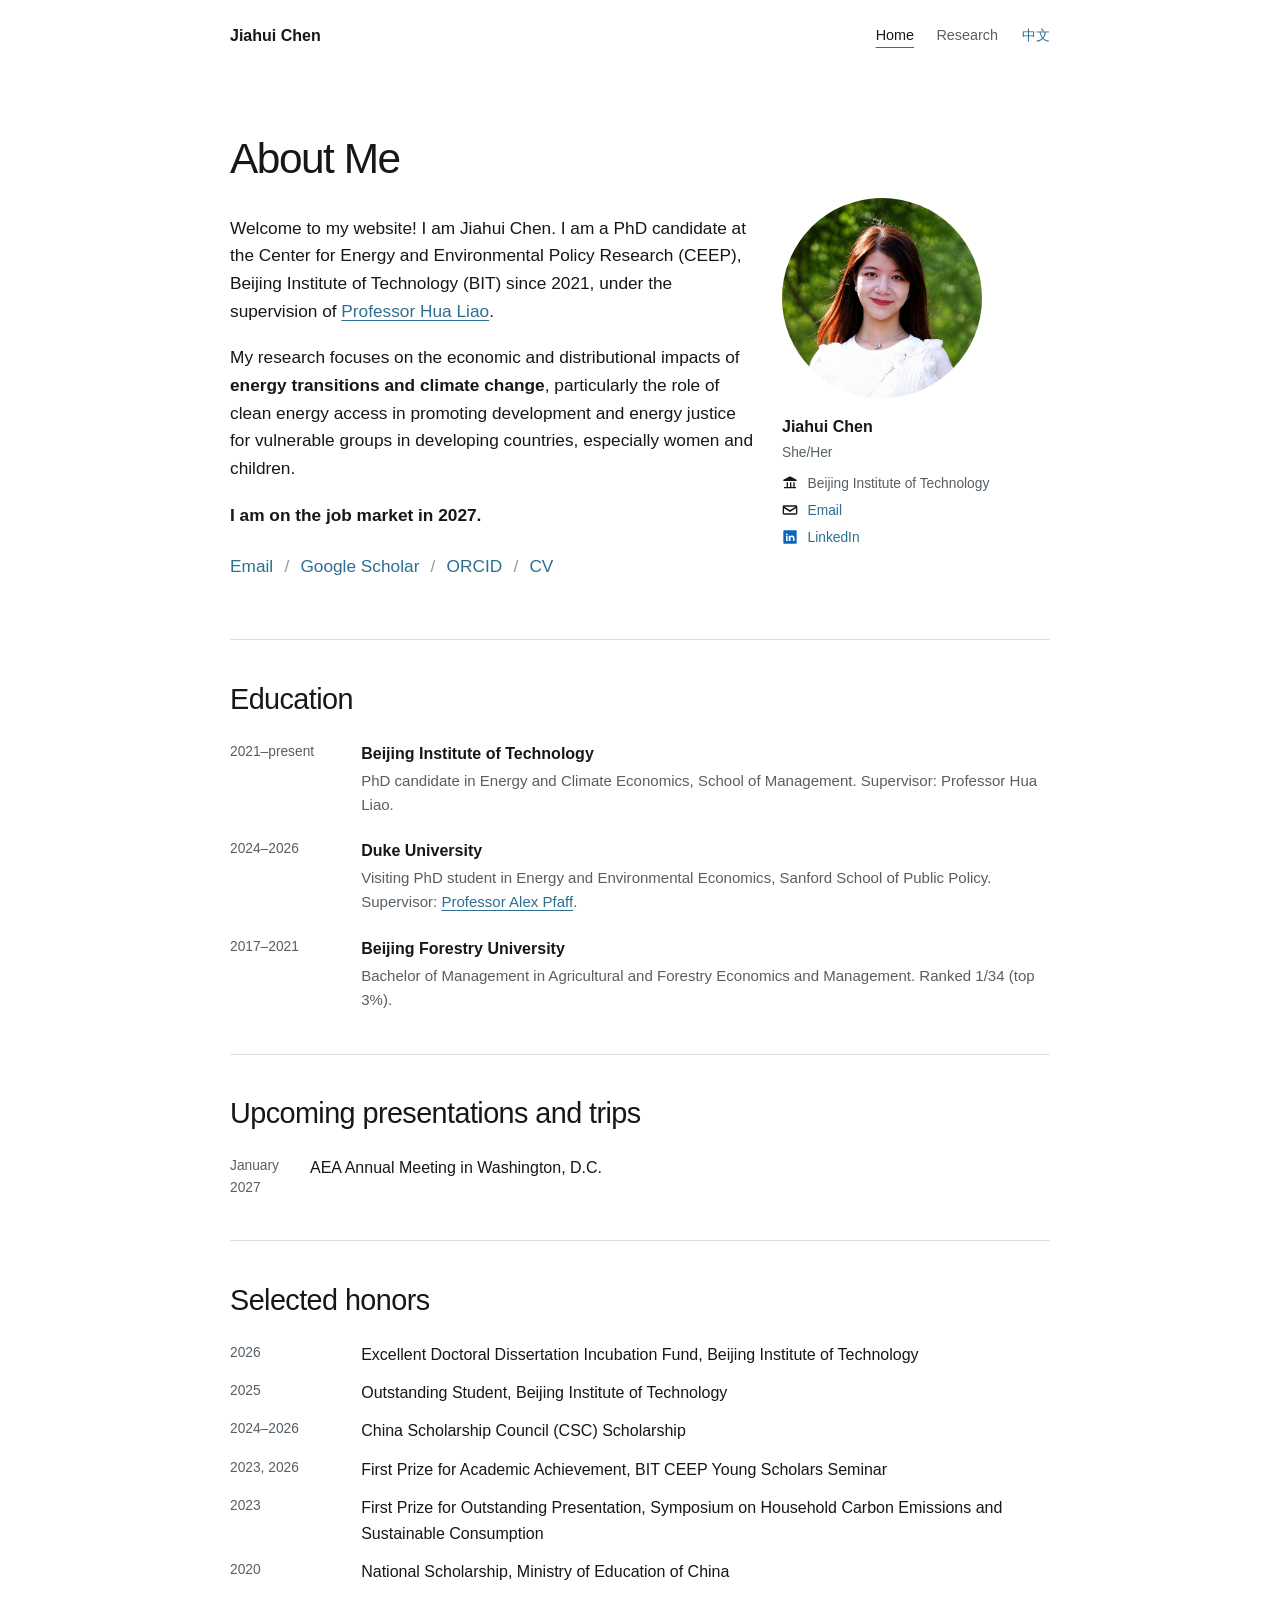
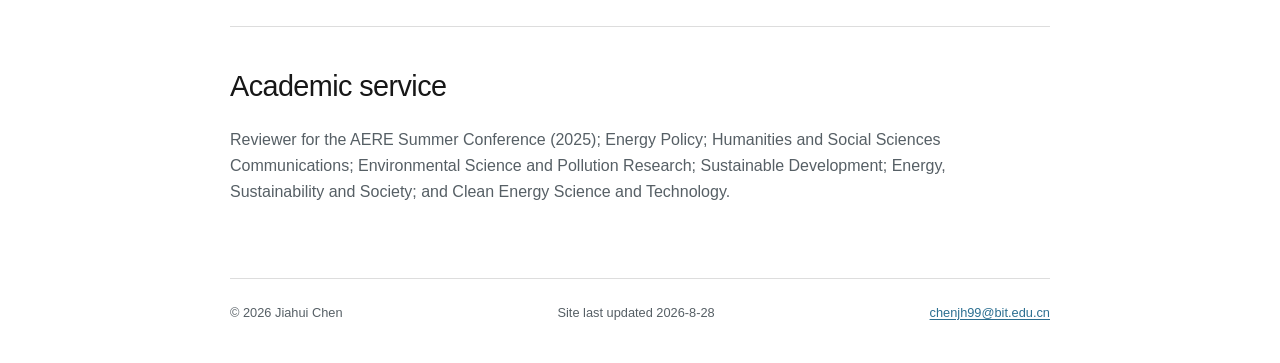
<file: index.html>
<!doctype html>
<html lang="en">
<head>
  <meta charset="utf-8">
  <meta name="viewport" content="width=device-width, initial-scale=1">
  <meta name="description" content="Jiahui Chen is an applied economist studying energy transitions, climate policy, and development.">
  <title>Jiahui Chen | Applied Economist</title>
  <link rel="stylesheet" href="assets/css/styles.css">
  <script src="assets/js/site.js" defer></script>
</head>
<body data-title-en="Jiahui Chen | Applied Economist" data-title-zh="陈佳慧｜应用经济学研究者">
  <a class="skip-link" href="#main-content" data-en="Skip to main content" data-zh="跳转至主要内容">Skip to main content</a>
  <header class="site-header">
    <a class="brand" href="index.html" aria-label="Jiahui Chen home" data-aria-en="Jiahui Chen home" data-aria-zh="陈佳慧主页"><span data-en="Jiahui Chen" data-zh="陈佳慧">Jiahui Chen</span></a>
    <nav class="site-nav" data-navigation aria-label="Primary navigation" data-aria-en="Primary navigation" data-aria-zh="主要导航"><a href="index.html" aria-current="page" data-en="Home" data-zh="首页">Home</a><a href="research.html" data-en="Research" data-zh="研究">Research</a></nav>
    <button class="menu-toggle" type="button" data-menu-toggle aria-expanded="false" aria-label="Open or close navigation" data-aria-en="Open or close navigation" data-aria-zh="打开或关闭导航"><span></span><span></span></button>
    <button class="lang-switch" type="button" data-language-toggle aria-label="切换到中文">中文</button>
  </header>
  <main id="main-content" class="page-shell">
    <section class="profile-intro" aria-labelledby="hero-title">
      <h1 id="hero-title" class="profile-name" data-en="About Me" data-zh="关于我">About Me</h1>
      <div class="portrait-panel">
        <figure class="portrait-frame"><img src="assets/images/jiahui-chen.jpg" width="1122" height="1402" alt="Portrait of Jiahui Chen / 陈佳慧肖像" fetchpriority="high"></figure>
        <aside class="portrait-meta" aria-label="Jiahui Chen contact information" data-aria-en="Jiahui Chen contact information" data-aria-zh="陈佳慧联系信息">
          <strong class="portrait-meta-name" data-en="Jiahui Chen" data-zh="陈佳慧">Jiahui Chen</strong>
          <span class="portrait-pronouns" data-en="She/Her" data-zh="她/她">She/Her</span>
          <ul>
            <li><svg class="portrait-meta-icon portrait-meta-icon-building" viewBox="0 0 24 24" aria-hidden="true"><path d="M12 2 2 7v2h20V7L12 2ZM5 11v7H3v2h18v-2h-2v-7h-2v7h-3v-7h-2v7H9v-7H7v7H5v-7Z"/></svg><span class="portrait-meta-institution" data-en="Beijing Institute of Technology" data-zh="北京理工大学">Beijing Institute of Technology</span></li>
            <li><svg class="portrait-meta-icon portrait-meta-icon-email" viewBox="0 0 24 24" aria-hidden="true"><path d="M3 5h18a2 2 0 0 1 2 2v10a2 2 0 0 1-2 2H3a2 2 0 0 1-2-2V7a2 2 0 0 1 2-2Zm9 7.1L20.2 7H3.8l8.2 5.1ZM3 17h18V9.3l-9 5.6-9-5.6V17Z"/></svg><a href="mailto:chenjh99@bit.edu.cn">Email</a></li>
            <li><svg class="portrait-meta-icon portrait-meta-icon-linkedin" viewBox="0 0 24 24" aria-hidden="true"><rect x="2" y="2" width="20" height="20" rx="1"/><circle cx="7.2" cy="8" r="1.3"/><path d="M6 10.2h2.4V18H6v-7.8Zm4 0h2.3v1.1h.1c.3-.6 1.1-1.4 2.8-1.4 3 0 3.6 2 3.6 4.5V18h-2.4v-3.2c0-.8 0-2.7-1.7-2.7s-1.9 1.3-1.9 2.6V18H10v-7.8Z"/></svg><a href="https://www.linkedin.com/in/jiahui-chen-193418387/" target="_blank" rel="noopener noreferrer">LinkedIn</a></li>
          </ul>
        </aside>
      </div>
      <div class="profile-copy">
        <p><span data-en="Welcome to my website! I am Jiahui Chen. I am a PhD candidate at the Center for Energy and Environmental Policy Research (CEEP), Beijing Institute of Technology (BIT) since 2021, under the supervision of " data-zh="欢迎访问我的个人网站！我是陈佳慧。自 2021 年起，我在北京理工大学能源与环境政策研究中心（CEEP）攻读博士学位，导师为">Welcome to my website! I am Jiahui Chen. I am a PhD candidate at the Center for Energy and Environmental Policy Research (CEEP), Beijing Institute of Technology (BIT) since 2021, under the supervision of </span><a href="https://scholar.google.com/citations?user=-TFrj1UAAAAJ&amp;hl=en&amp;oi=ao" target="_blank" rel="noopener noreferrer" data-en="Professor Hua Liao" data-zh="廖华教授">Professor Hua Liao</a><span data-en="." data-zh="。">.</span></p>
        <p><span data-en="My research focuses on the economic and distributional impacts of " data-zh="我的研究聚焦">My research focuses on the economic and distributional impacts of </span><strong data-en="energy transitions and climate change" data-zh="能源转型与气候变化">energy transitions and climate change</strong><span data-en=", particularly the role of clean energy access in promoting development and energy justice for vulnerable groups in developing countries, especially women and children." data-zh="的经济影响和分配效应，尤其关注清洁能源获取在促进发展中国家发展以及推动妇女和儿童等弱势群体能源正义方面的作用。">, particularly the role of clean energy access in promoting development and energy justice for vulnerable groups in developing countries, especially women and children.</span></p>
        <p><strong data-en="I am on the job market in 2027." data-zh="我将于 2027 年进入学术求职市场。">I am on the job market in 2027.</strong></p>
        <p class="profile-links"><a href="mailto:chenjh99@bit.edu.cn">Email</a><span>/</span><a href="https://scholar.google.com/citations?user=tpFVbtoAAAAJ&amp;hl=zh-CN" target="_blank" rel="noopener noreferrer">Google Scholar</a><span>/</span><a href="https://orcid.org/0000-0003-0874-3194" target="_blank" rel="noopener noreferrer">ORCID</a><span>/</span><a href="Resume_Chenjiahui.pdf" data-en="CV" data-zh="简历">CV</a></p>
      </div>
    </section>
    <section class="plain-section" aria-labelledby="education-title">
      <h2 id="education-title" data-en="Education" data-zh="教育背景">Education</h2>
      <ul class="dated-list">
        <li><time>2021–<span data-en="present" data-zh="至今">present</span></time><div><strong data-en="Beijing Institute of Technology" data-zh="北京理工大学">Beijing Institute of Technology</strong><p data-en="PhD candidate in Energy and Climate Economics, School of Management. Supervisor: Professor Hua Liao." data-zh="管理学院能源与气候经济方向经济学博士研究生（硕博连读）。导师：廖华教授。">PhD candidate in Energy and Climate Economics, School of Management. Supervisor: Professor Hua Liao.</p></div></li>
        <li><time>2024–2026</time><div><strong data-en="Duke University" data-zh="美国杜克大学">Duke University</strong><p><span data-en="Visiting PhD student in Energy and Environmental Economics, Sanford School of Public Policy. Supervisor: " data-zh="Sanford 公共政策学院能源与环境经济方向访问博士生。导师：">Visiting PhD student in Energy and Environmental Economics, Sanford School of Public Policy. Supervisor: </span><a href="https://sanford.duke.edu/profile/alexander-pfaff/" target="_blank" rel="noopener noreferrer" data-en="Professor Alex Pfaff" data-zh="Alex Pfaff 教授">Professor Alex Pfaff</a><span data-en="." data-zh="。">.</span></p></div></li>
        <li><time>2017–2021</time><div><strong data-en="Beijing Forestry University" data-zh="北京林业大学">Beijing Forestry University</strong><p data-en="Bachelor of Management in Agricultural and Forestry Economics and Management. Ranked 1/34 (top 3%)." data-zh="经济管理学院农林经济管理专业管理学学士，专业排名 1/34（前 3%）。">Bachelor of Management in Agricultural and Forestry Economics and Management. Ranked 1/34 (top 3%).</p></div></li>
      </ul>
    </section>
    <section class="plain-section" aria-labelledby="upcoming-title">
      <h2 id="upcoming-title" data-en="Upcoming presentations and trips" data-zh="近期报告与行程">Upcoming presentations and trips</h2>
      <ul class="news-list">
        <li><time datetime="2027-01">January 2027</time><span data-en="AEA Annual Meeting in Washington, D.C." data-zh="参加在美国华盛顿特区举行的美国经济学会年会（AEA Annual Meeting）。">AEA Annual Meeting in Washington, D.C.</span></li>
      </ul>
    </section>
    <section class="plain-section" aria-labelledby="honors-title">
      <h2 id="honors-title" data-en="Selected honors" data-zh="代表性荣誉">Selected honors</h2>
      <ul class="dated-list compact">
        <li><time>2026</time><div data-en="Excellent Doctoral Dissertation Incubation Fund, Beijing Institute of Technology" data-zh="北京理工大学优秀博士学位论文育苗基金">Excellent Doctoral Dissertation Incubation Fund, Beijing Institute of Technology</div></li>
        <li><time>2025</time><div data-en="Outstanding Student, Beijing Institute of Technology" data-zh="北京理工大学优秀学生">Outstanding Student, Beijing Institute of Technology</div></li>
        <li><time>2024–2026</time><div data-en="China Scholarship Council (CSC) Scholarship" data-zh="国家留学基金委公派奖学金">China Scholarship Council (CSC) Scholarship</div></li>
        <li><time>2023, 2026</time><div data-en="First Prize for Academic Achievement, BIT CEEP Young Scholars Seminar" data-zh="北京理工大学 CEEP 青年学者研讨会学术成果一等奖（两次）">First Prize for Academic Achievement, BIT CEEP Young Scholars Seminar</div></li>
        <li><time>2023</time><div data-en="First Prize for Outstanding Presentation, Symposium on Household Carbon Emissions and Sustainable Consumption" data-zh="生活碳排放和可持续消费研讨会优秀交流报告一等奖">First Prize for Outstanding Presentation, Symposium on Household Carbon Emissions and Sustainable Consumption</div></li>
        <li><time>2020</time><div data-en="National Scholarship, Ministry of Education of China" data-zh="国家奖学金，教育部">National Scholarship, Ministry of Education of China</div></li>
      </ul>
    </section>
    <section class="plain-section" aria-labelledby="service-title">
      <h2 id="service-title" data-en="Academic service" data-zh="学术服务">Academic service</h2>
      <p data-en="Reviewer for the AERE Summer Conference (2025); Energy Policy; Humanities and Social Sciences Communications; Environmental Science and Pollution Research; Sustainable Development; Energy, Sustainability and Society; and Clean Energy Science and Technology." data-zh="担任 AERE Summer Conference（2025）、Energy Policy、Humanities and Social Sciences Communications、Environmental Science and Pollution Research、Sustainable Development、Energy, Sustainability and Society、Clean Energy Science and Technology 等匿名审稿人。">Reviewer for the AERE Summer Conference (2025); Energy Policy; Humanities and Social Sciences Communications; Environmental Science and Pollution Research; Sustainable Development; Energy, Sustainability and Society; and Clean Energy Science and Technology.</p>
    </section>
  </main>
  <footer class="site-footer"><span>© 2026 Jiahui Chen</span><span data-en="Site last updated 2026-8-28" data-zh="网站最后更新于 2026-8-28">Site last updated 2026-8-28</span><a href="mailto:chenjh99@bit.edu.cn">chenjh99@bit.edu.cn</a></footer>
</body>
</html>
</file>
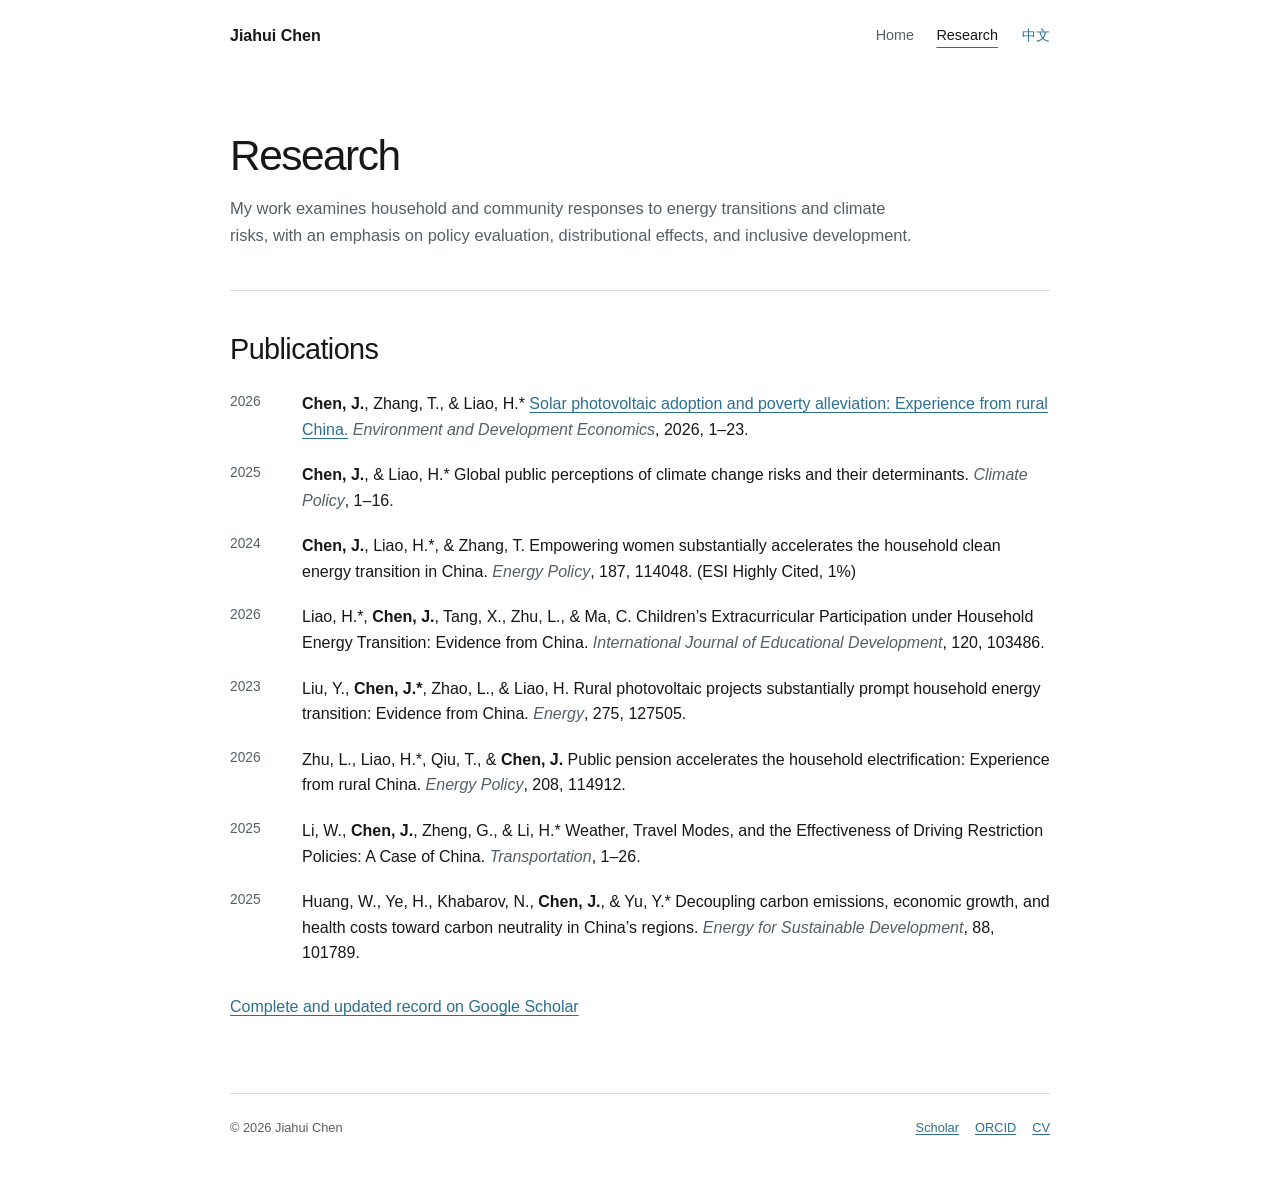
<file: research.html>
<!doctype html>
<html lang="en">
<head><meta charset="utf-8"><meta name="viewport" content="width=device-width, initial-scale=1"><meta name="description" content="Published research by applied economist Jiahui Chen."><title>Research | Jiahui Chen</title><link rel="stylesheet" href="assets/css/styles.css"><script src="assets/js/site.js" defer></script></head>
<body data-title-en="Research | Jiahui Chen" data-title-zh="研究｜陈佳慧">
  <a class="skip-link" href="#main-content" data-en="Skip to main content" data-zh="跳转至主要内容">Skip to main content</a>
  <header class="site-header"><a class="brand" href="index.html" aria-label="Jiahui Chen home" data-aria-en="Jiahui Chen home" data-aria-zh="陈佳慧主页"><span data-en="Jiahui Chen" data-zh="陈佳慧">Jiahui Chen</span></a><nav class="site-nav" data-navigation aria-label="Primary navigation" data-aria-en="Primary navigation" data-aria-zh="主要导航"><a href="index.html" data-en="Home" data-zh="首页">Home</a><a href="research.html" aria-current="page" data-en="Research" data-zh="研究">Research</a></nav><button class="menu-toggle" type="button" data-menu-toggle aria-expanded="false" aria-label="Open or close navigation" data-aria-en="Open or close navigation" data-aria-zh="打开或关闭导航"><span></span><span></span></button><button class="lang-switch" type="button" data-language-toggle aria-label="切换到中文">中文</button></header>
  <main id="main-content" class="page-shell inner-page">
    <header class="page-title"><h1 data-en="Research" data-zh="研究">Research</h1><p data-en="My work examines household and community responses to energy transitions and climate risks, with an emphasis on policy evaluation, distributional effects, and inclusive development." data-zh="我的研究关注家庭与社区如何应对能源转型和气候风险，重点考察政策评估、分配效应与包容性发展。">My work examines household and community responses to energy transitions and climate risks, with an emphasis on policy evaluation, distributional effects, and inclusive development.</p></header>
    <section class="plain-section" aria-labelledby="publications-title"><h2 id="publications-title" data-en="Publications" data-zh="论文发表">Publications</h2><ol class="publication-list">
      <li><span class="pub-year">2026</span><div><p><strong>Chen, J.</strong>, Zhang, T., &amp; Liao, H.* <a href="https://doi.org/10.1017/S1355770X26100461" target="_blank" rel="noopener noreferrer">Solar photovoltaic adoption and poverty alleviation: Experience from rural China.</a> <i>Environment and Development Economics</i>, 2026, 1–23.</p></div></li>
      <li><span class="pub-year">2025</span><div><p><strong>Chen, J.</strong>, &amp; Liao, H.* Global public perceptions of climate change risks and their determinants. <i>Climate Policy</i>, 1–16.</p></div></li>
      <li><span class="pub-year">2024</span><div><p><strong>Chen, J.</strong>, Liao, H.*, &amp; Zhang, T. Empowering women substantially accelerates the household clean energy transition in China. <i>Energy Policy</i>, 187, 114048. (ESI Highly Cited, 1%)</p></div></li>
      <li><span class="pub-year">2026</span><div><p>Liao, H.*, <strong>Chen, J.</strong>, Tang, X., Zhu, L., &amp; Ma, C. Children’s Extracurricular Participation under Household Energy Transition: Evidence from China. <i>International Journal of Educational Development</i>, 120, 103486.</p></div></li>
      <li><span class="pub-year">2023</span><div><p>Liu, Y., <strong>Chen, J.*</strong>, Zhao, L., &amp; Liao, H. Rural photovoltaic projects substantially prompt household energy transition: Evidence from China. <i>Energy</i>, 275, 127505.</p></div></li>
      <li><span class="pub-year">2026</span><div><p>Zhu, L., Liao, H.*, Qiu, T., &amp; <strong>Chen, J.</strong> Public pension accelerates the household electrification: Experience from rural China. <i>Energy Policy</i>, 208, 114912.</p></div></li>
      <li><span class="pub-year">2025</span><div><p>Li, W., <strong>Chen, J.</strong>, Zheng, G., &amp; Li, H.* Weather, Travel Modes, and the Effectiveness of Driving Restriction Policies: A Case of China. <i>Transportation</i>, 1–26.</p></div></li>
      <li><span class="pub-year">2025</span><div><p>Huang, W., Ye, H., Khabarov, N., <strong>Chen, J.</strong>, &amp; Yu, Y.* Decoupling carbon emissions, economic growth, and health costs toward carbon neutrality in China’s regions. <i>Energy for Sustainable Development</i>, 88, 101789.</p></div></li>
    </ol><p class="more-link"><a href="https://scholar.google.com/citations?user=tpFVbtoAAAAJ&amp;hl=zh-CN" target="_blank" rel="noopener noreferrer" data-en="Complete and updated record on Google Scholar" data-zh="在 Google Scholar 查看完整、持续更新的成果记录">Complete and updated record on Google Scholar</a></p></section>
  </main>
  <footer class="site-footer"><span>© 2026 Jiahui Chen</span><nav><a href="https://scholar.google.com/citations?user=tpFVbtoAAAAJ&amp;hl=zh-CN">Scholar</a><a href="https://orcid.org/0000-0003-0874-3194">ORCID</a><a href="Resume_Chenjiahui.pdf" data-en="CV" data-zh="简历">CV</a></nav></footer>
</body></html>
</file>
<file: assets/css/styles.css>
:root {
  --ink: #171717;
  --muted: #565f65;
  --accent: #2c6f91;
  --line: #dddddd;
  --paper: #ffffff;
  --body: -apple-system, BlinkMacSystemFont, "Segoe UI", Arial, "Microsoft YaHei", sans-serif;
  --display: var(--body);
  --title-size: clamp(2.1rem, 5vw, 2.65rem);
  --section-title-size: clamp(1.45rem, 3vw, 1.8rem);
  --max: 820px;
  --gutter: clamp(1.2rem, 5vw, 2.5rem);
}
*, *::before, *::after { box-sizing: border-box; }
html { scroll-behavior: smooth; }
body { margin: 0; color: var(--ink); background: var(--paper); font: 400 1rem/1.6 var(--body); -webkit-font-smoothing: antialiased; }
a { color: var(--accent); text-decoration-thickness: 1px; text-underline-offset: .18em; }
a:hover { color: #174d69; }
img { display: block; max-width: 100%; }
button { color: inherit; font: inherit; }
:focus-visible { outline: 2px solid var(--accent); outline-offset: 3px; }
.skip-link { position: fixed; top: .75rem; left: .75rem; z-index: 99; padding: .45rem .7rem; color: #fff; background: var(--ink); transform: translateY(-150%); }
.skip-link:focus { transform: translateY(0); }
.site-header { position: relative; display: grid; grid-template-columns: 1fr auto auto; align-items: center; gap: 1.5rem; width: min(calc(100% - 2 * var(--gutter)), var(--max)); min-height: 4.5rem; margin: 0 auto; }
.brand { color: var(--ink); font-size: 1rem; font-weight: 600; text-decoration: none; }
.site-nav { display: flex; gap: 1.4rem; }
.site-nav a { color: var(--muted); font-size: .9rem; text-decoration: none; }
.site-nav a:hover, .site-nav a[aria-current="page"] { color: var(--ink); }
.site-nav a[aria-current="page"] { text-decoration: underline; text-decoration-color: var(--accent); text-underline-offset: .45rem; }
.lang-switch { padding: .25rem 0; border: 0; color: var(--accent); background: transparent; font-size: .86rem; cursor: pointer; }
.menu-toggle { display: none; width: 2.25rem; height: 2.25rem; padding: .55rem; border: 1px solid var(--line); background: #fff; }
.menu-toggle span { display: block; height: 1px; margin: .3rem 0; background: currentColor; }
.page-shell { width: min(calc(100% - 2 * var(--gutter)), var(--max)); margin: 0 auto; }
.profile-intro { position: relative; min-height: auto; padding: 4rem 0 2.5rem; }
.profile-name { margin: 0 0 2rem; font-family: var(--body); font-size: var(--title-size); font-weight: 400; letter-spacing: -.035em; line-height: 1.1; }
.profile-copy { padding-right: 18.5rem; }
.profile-copy p { margin: 0 0 1.2rem; font-size: 1.08rem; line-height: 1.6; }
.portrait-panel { position: absolute; top: 7.9rem; right: .25rem; width: 16.5rem; }
.portrait-frame { width: 12.5rem; aspect-ratio: 1 / 1; margin: 0 0 1.1rem; }
.portrait-frame img { width: 100%; height: 100%; border-radius: 50%; object-fit: cover; object-position: center 32%; }
.portrait-meta { display: grid; gap: .4rem; color: var(--muted); font-size: .86rem; line-height: 1.35; }
.portrait-meta-name { color: var(--ink); font-size: 1rem; font-weight: 600; }
.portrait-pronouns { margin-bottom: .35rem; }
.portrait-meta ul { display: grid; gap: .55rem; margin: 0; padding: 0; list-style: none; }
.portrait-meta li { display: grid; grid-template-columns: 1.1rem 1fr; gap: .5rem; align-items: start; }
.portrait-meta-institution { white-space: nowrap; }
.portrait-meta-icon { width: 1rem; height: 1rem; color: var(--ink); fill: currentColor; }
.portrait-meta-icon-linkedin { color: #0a66c2; }
.portrait-meta-icon-linkedin circle, .portrait-meta-icon-linkedin path { fill: #fff; }
.portrait-meta a { text-decoration: none; }
.profile-links { display: flex; flex-wrap: wrap; gap: .35rem .7rem; padding-top: .25rem; }
.profile-links span { color: #999; }
.profile-links a { text-decoration: none; }
.plain-section { padding: 2.6rem 0; border-top: 1px solid var(--line); }
.plain-section h2 { margin: 0 0 1.5rem; font-family: var(--body); font-size: var(--section-title-size); font-weight: 400; letter-spacing: -.02em; line-height: 1.2; }
.plain-section > p { max-width: 46rem; margin: 0; color: var(--muted); }
.entry-list, .news-list, .dated-list, .publication-list { margin: 0; padding: 0; list-style: none; }
.entry-list { display: grid; gap: 1rem; }
.entry-list li { display: grid; gap: .12rem; padding-left: 1.15rem; position: relative; }
.entry-list li::before { position: absolute; left: 0; content: "•"; }
.entry-list strong { font-weight: 600; }
.entry-list span { color: var(--muted); font-size: .94rem; }
.news-list { display: grid; gap: .8rem; }
.news-list li { display: grid; grid-template-columns: 4rem 1fr; gap: 1rem; }
.news-list time, .dated-list time, .pub-year { color: var(--muted); font-size: .86rem; font-variant-numeric: tabular-nums; }
.inner-page { padding-top: 3.8rem; }
.page-title { padding-bottom: 2.6rem; }
.page-title h1 { margin: 0 0 1rem; font-family: var(--body); font-size: var(--title-size); font-weight: 400; letter-spacing: -.035em; line-height: 1.1; }
.page-title p { max-width: 43rem; margin: 0; color: var(--muted); font-size: 1.03rem; }
.dated-list { display: grid; gap: 1.35rem; }
.dated-list li { display: grid; grid-template-columns: 7rem 1fr; gap: 1.2rem; }
.dated-list strong { font-weight: 600; }
.dated-list p { margin: .15rem 0 0; color: var(--muted); font-size: .94rem; }
.dated-list.compact { gap: .8rem; }
.publication-list li { display: grid; grid-template-columns: 3.5rem 1fr; gap: 1rem; padding: 0 0 1.25rem; }
.publication-list p { margin: 0; }
.publication-list strong { font-weight: 700; }
.publication-list i { color: var(--muted); }
.more-link { margin-top: .5rem !important; }
.site-footer { display: flex; justify-content: space-between; gap: 2rem; width: min(calc(100% - 2 * var(--gutter)), var(--max)); margin: 2rem auto 0; padding: 1.5rem 0 2.5rem; border-top: 1px solid var(--line); color: var(--muted); font-size: .8rem; }
.site-footer nav { display: flex; gap: 1rem; }
@media (max-width: 680px) {
  :root { --title-size: 2.15rem; --section-title-size: 1.45rem; }
  .site-header { grid-template-columns: 1fr auto auto; min-height: 4.2rem; gap: .7rem; }
  .js .menu-toggle { display: block; }
  .site-nav { position: absolute; top: 100%; right: 0; left: 0; z-index: 10; flex-direction: column; gap: 0; padding: .5rem 0; border-block: 1px solid var(--line); background: #fff; }
  .js .site-nav { display: none; }
  .site-nav.is-open { display: flex; }
  .site-nav a { padding: .55rem 0; }
  .profile-intro { display: flex; flex-direction: column; padding-top: 2.5rem; }
  .profile-name { margin-bottom: 1.5rem; }
  .portrait-panel { position: static; order: 2; width: min(100%, 18rem); margin: 0 0 1.5rem; }
  .portrait-frame { width: 9.5rem; }
  .profile-copy { order: 3; padding-right: 0; }
  .profile-copy p { font-size: 1rem; }
  .news-list li, .dated-list li { grid-template-columns: 1fr; gap: .2rem; }
  .publication-list li { grid-template-columns: 2.8rem 1fr; gap: .65rem; }
  .site-footer { flex-direction: column; gap: .6rem; }
}
@media print { .site-nav, .lang-switch, .menu-toggle { display: none; } .site-header, .site-footer { min-height: auto; padding-block: 1rem; } }
@media (prefers-reduced-motion: reduce) { html { scroll-behavior: auto; } }
</file>
